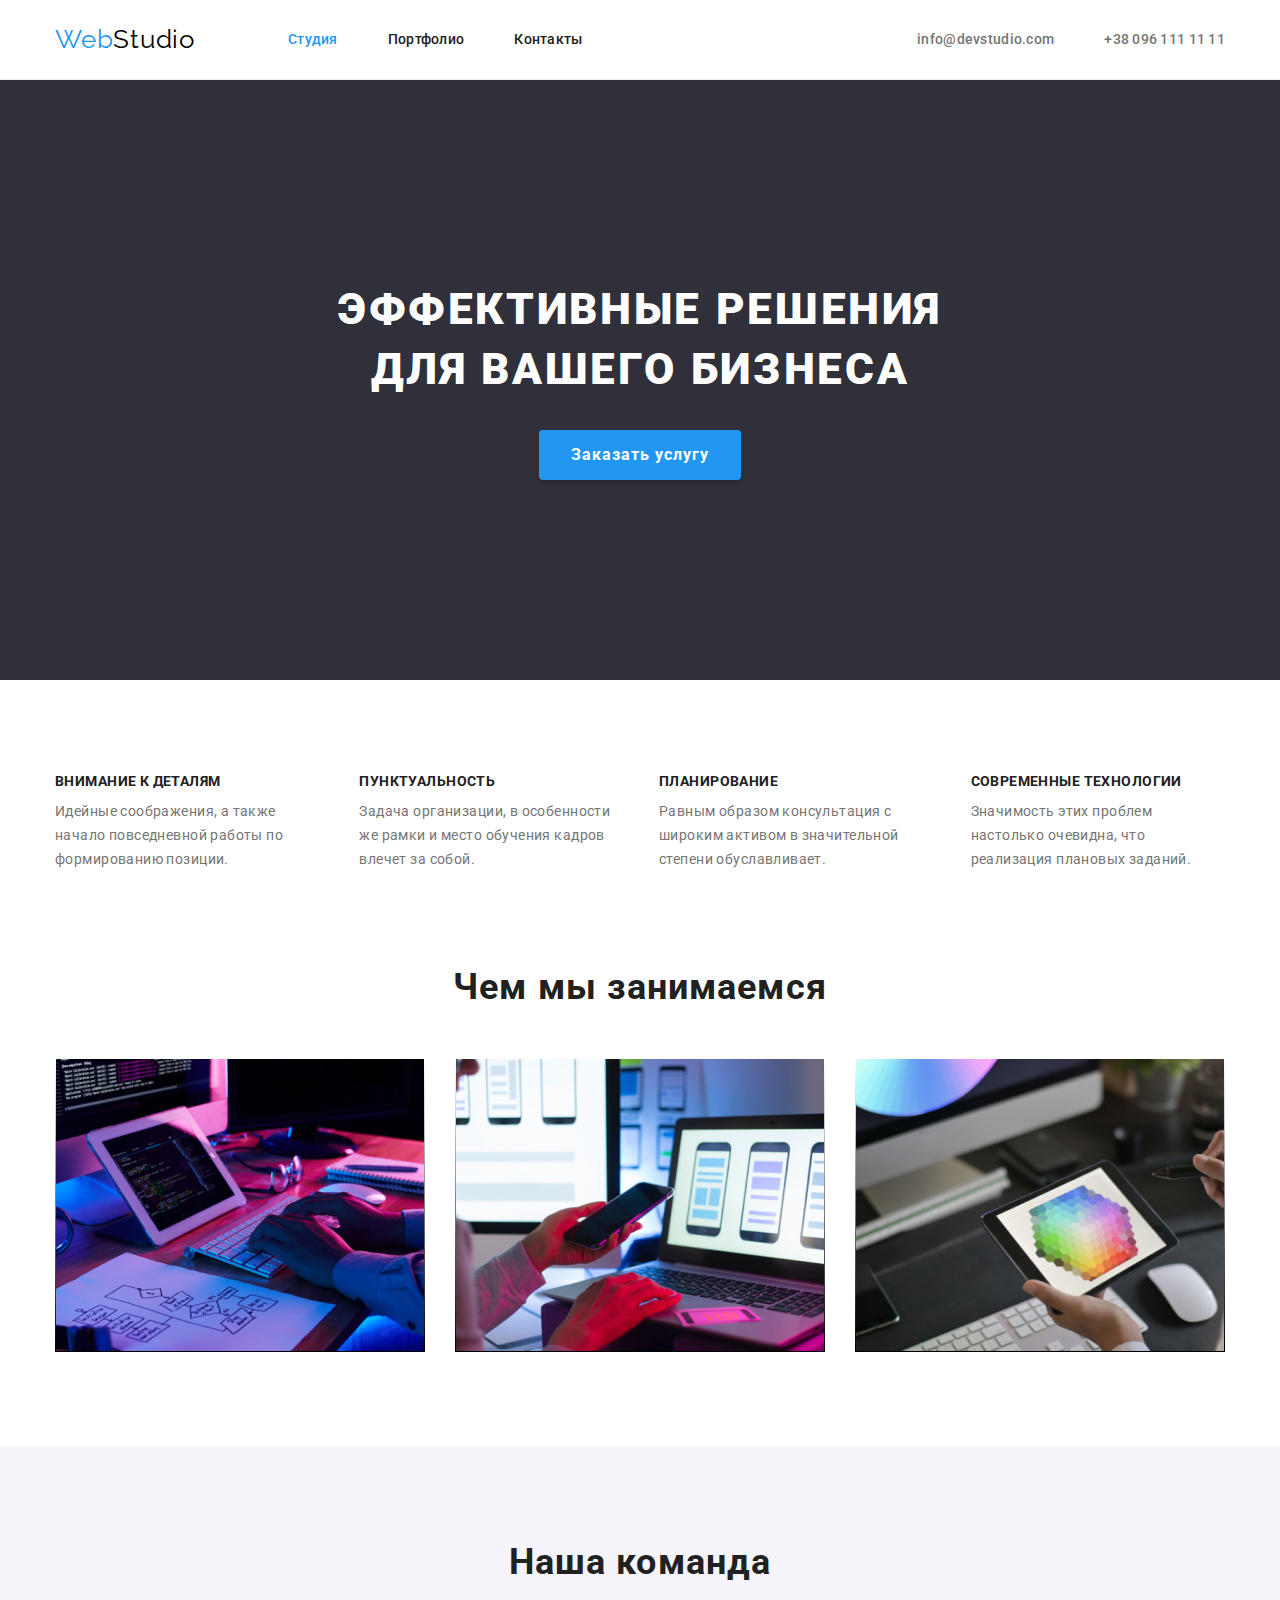
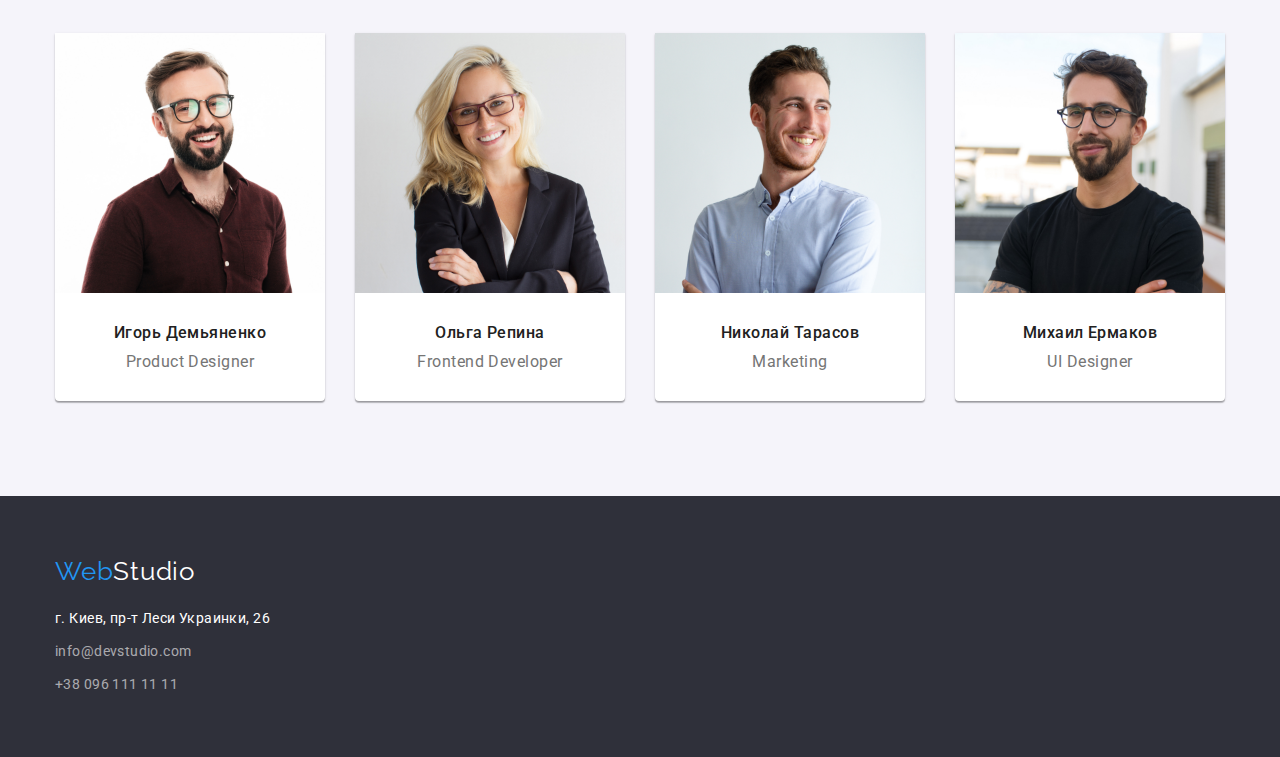
<file: index.html>
<!DOCTYPE html>
<html lang="ru">

<head>
    <meta charset="UTF-8">
    <meta name="viewport" content="width=device-width, initial-scale=1.0">
    <title>Студия</title>  
    <link rel="stylesheet" href="https://cdnjs.cloudflare.com/ajax/libs/modern-normalize/1.0.0/modern-normalize.css">
    <link rel="preconnect" href="https://fonts.gstatic.com"> 
    <link href="https://fonts.googleapis.com/css2?family=Raleway:wght@700&family=Roboto:wght@400;500;700;900&display=swap" rel="stylesheet">
    <link rel="stylesheet" href="./css/style.css">
</head>

<body>
    <header class="header">
        <div class="container">
            <nav class="navigation">
                <a class="logo" href="/"> <span class="logo-one">Web</span><span class="logo-two" >Studio</span></a>
                <ul class="navigation-list list">
                    <li class="navigation-list-item">
                        <a class="navigation-list-link link" href="#"> <span class="studio" >Студия</span>  </a>
                    </li>
                    <li class="navigation-list-item">
                        <a class="navigation-list-link link" href="./portfolio.html">Портфолио</a>
                    </li> 
                    <li class="navigation-list-item">
                        <a class="navigation-list-link link" href="">Контакты</a>
                    </li>   
                </ul>
            </nav>
            <ul class="contacts">
                <li><a class="mail-link link" href="mailto:info@devstudio.com">info@devstudio.com</a></li>
                <li><a class="tel-link link" href="tel:+380961111111">+38 096 111 11 11</a></li>
            </ul>
        </div>
    </header>
    <main>
        <!--HERO-->
        <section class="hero">
            <div class="container">
                <h1 class="hero-title">Эффективные решения для вашего бизнеса</h1>
                <button class="hero-button" type="button">Заказать услугу</button> 
            </div>
        </section>

        <!--BENEFITS-->
        <section class="benefits">
        <div class="container">
            <ul class="preference">
                <li class="preference-item">
                    <h4 class="benefits-title">Внимание к деталям</h4>
                    <p class="benefits-title-list">Идейные соображения, а также начало повседневной работы по формированию позиции.</p>
                </li>
                <li class="preference-item">
                    <h4 class="benefits-title">Пунктуальность</h4>
                    <p class="benefits-title-list">Задача организации, в особенности же рамки и место обучения кадров влечет за собой.</p>
                </li>
                <li class="preference-item">
                    <h4 class="benefits-title">Планирование</h4>
                    <p class="benefits-title-list">Равным образом консультация с широким активом в значительной степени обуславливает.</p>
                </li>
                <li class="preference-item">
                    <h4 class="benefits-title">Современные технологии</h4>
                    <p class="benefits-title-list">Значимость этих проблем настолько очевидна, что реализация плановых заданий.</p>
                </li>
            </ul>
        </div>
        </section>

        <!--ABOUT-US-->
        <section class="about">
            <div class="container">
                <h2 class="section-title">Чем мы занимаемся</h2>
                <ul class="section-list">
                    <li class="section-list-item"><img src="./images/about-us/about-us-1.jpg" alt="написание кода" height="294" width="370"></li>
                    <li class="section-list-item"><img src="./images/about-us/about-us-3.jpg" alt="дизайн на телефоне" height="294" width="370"></li>
                    <li class="section-list-item"><img src="./images/about-us/about-us-2.jpg" alt="градиент" height="294" width="370"></li>
                </ul>
            </div>
        </section>

        <!--OUR-TEAM-->
        <section class="our-team" >
            <div class="container">
                <h3 class="section-title">Наша команда</h3>
                <ul class="team-list"> 
                    <li class="team-item">
                        <img src="./images/team/team-img1.jpg" alt="продукт дизайнер" height="260" width="270">
                        <div class="team-item-content"> 
                            <h4 class="team-name">Игорь Демьяненко</h4>
                            <p class="team-profession">Product Designer</p>
                        </div>
                    </li>
                    <li class="team-item">
                        <img src="./images/team/team-img2.jpg" alt="разработчик" height="260" width="270">
                        <div class="team-item-content"> 
                            <h4 class="team-name"> Ольга Репина</h4>
                            <p class="team-profession">Frontend Developer</p>
                        </div>
                    </li>
                    <li class="team-item">
                        <img src="./images/team/team-img3.jpg" alt="маркетолог" height="260" width="270">
                        <div class="team-item-content"> 
                            <h4 class="team-name">Николай Тарасов</h4>
                            <p class="team-profession">Marketing</p>
                        </div>
                    </li>
                    <li class="team-item">
                        <img src="./images/team/team-img4.jpg" alt="дизайнер" height="260" width="270">
                        <div class="team-item-content"> 
                            <h4 class="team-name">Михаил Ермаков</h4>
                            <p class="team-profession">UI Designer</p>
                        </div>
                    </li>
                </ul>
            </div>
        </section>
    </main>
    <footer class="contact">
        <div class="container">
            <a class="logo" href="/"> <span class="logo-one">Web</span><span class="logo-two-footer" >Studio</span></a>
            <address class="contact-footer">
                <ul class="contact-footer-list">
                    <li class="contact-footer-list-item">
                        <a class="contact-adress" href="https://goo.gl/maps/8Z3FRxRc7HxKLj288" target="_blank">г. Киев, пр-т Леси Украинки, 26</a>
                    </li>
                    <li class="contact-footer-list-item">
                        <a class="contact-mail" href="mailto:info@devstudio.com">info@devstudio.com</a>
                    </li>
                    <li class="contact-footer-list-item">
                        <a class="contact-phone" href="tel:+380961111111">+38 096 111 11 11</a>
                    </li>
            </div>
            </ul>
        </address>    
    </footer>   
</body>

</html>
</file>
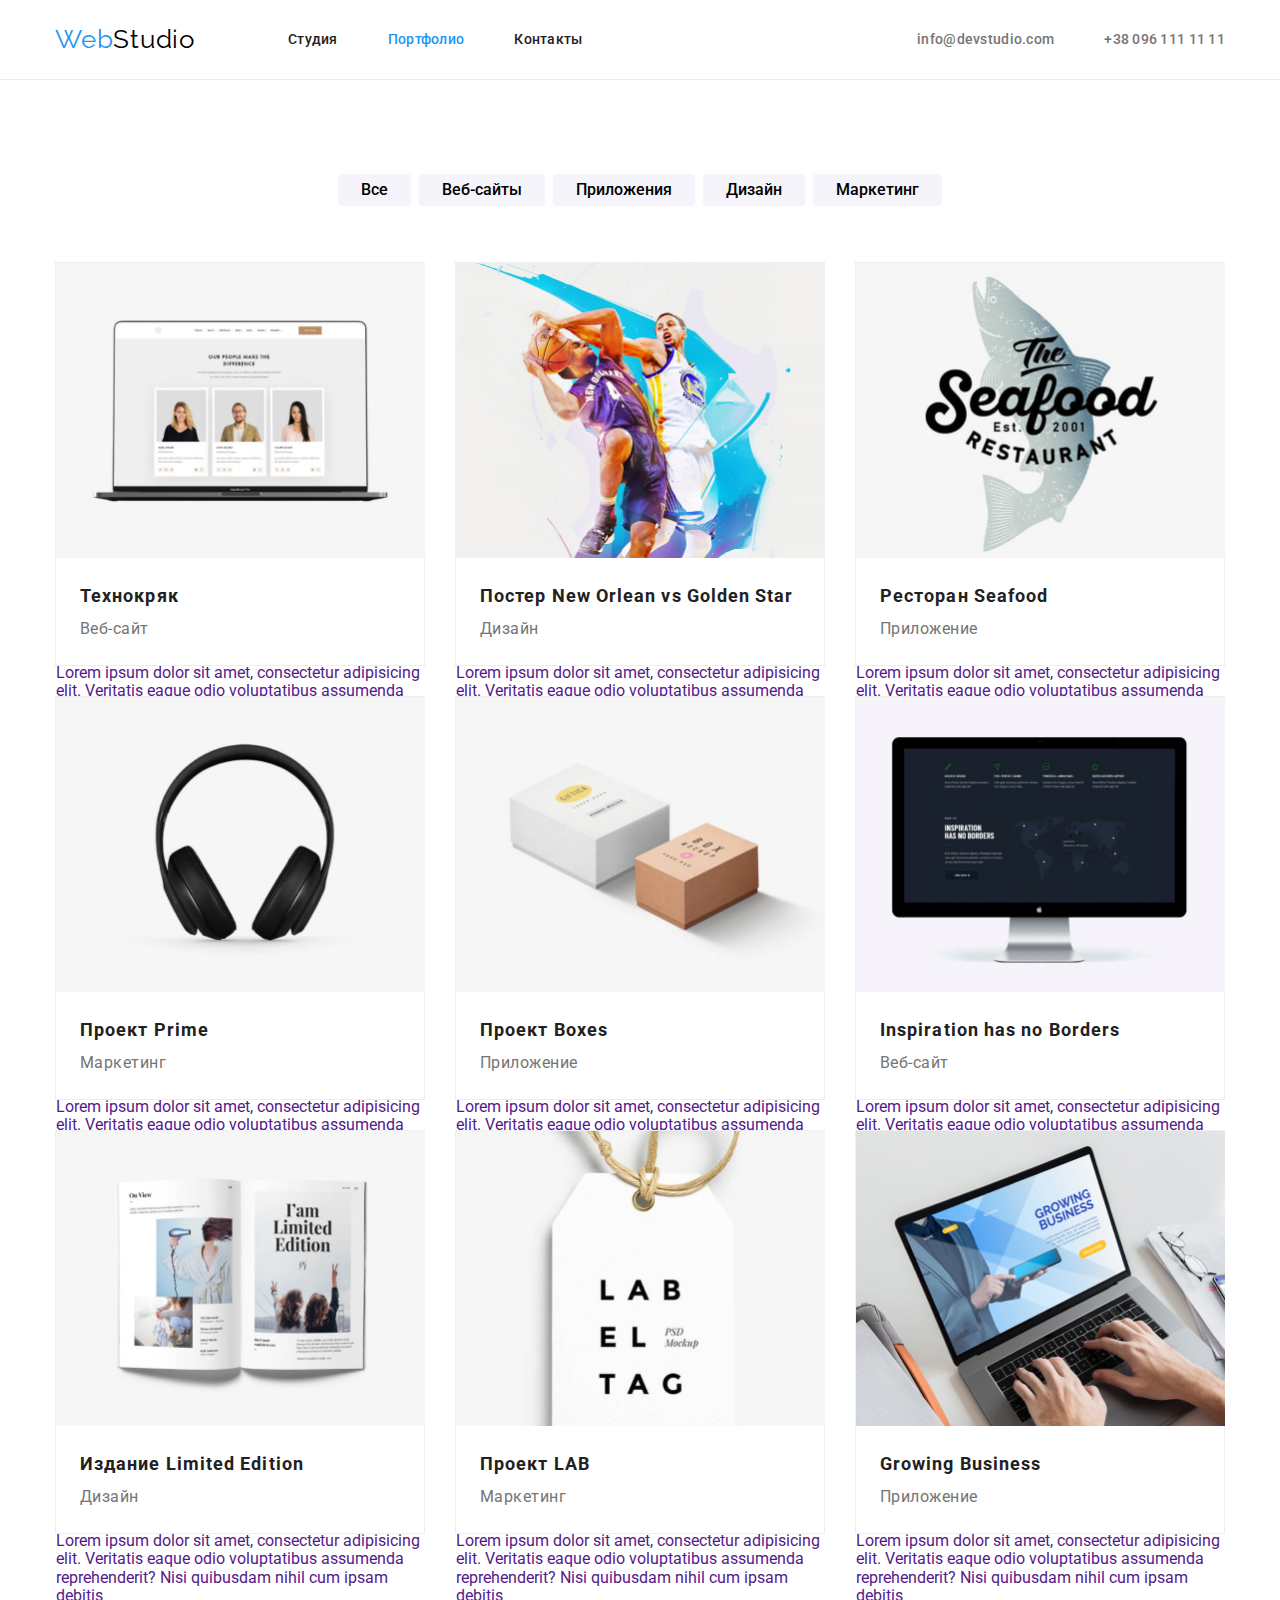
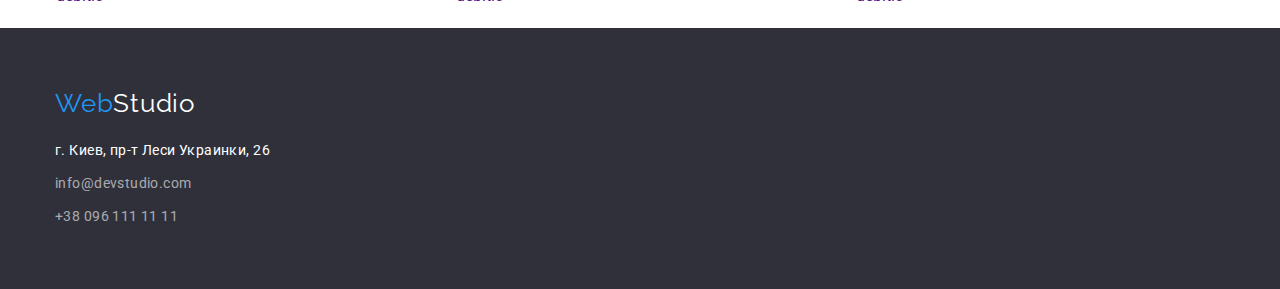
<file: portfolio.html>
<!DOCTYPE html>
<html lang="ru">
<head>
    <meta charset="UTF-8">
    <meta name="viewport" content="width=device-width, initial-scale=1.0">
    <title>Портфолио</title>
    <link rel="stylesheet" href="https://cdnjs.cloudflare.com/ajax/libs/modern-normalize/1.0.0/modern-normalize.css">
    <link rel="preconnect" href="https://fonts.gstatic.com"> 
    <link href="https://fonts.googleapis.com/css2?family=Raleway:wght@700&family=Roboto:wght@400;500;700;900&display=swap" rel="stylesheet">
    <link rel="stylesheet" href="./css/style.css">
</head>
<body>
    <header class="header">
        <div class="container">
            <nav class="navigation">
                <a class="logo" href="/"> <span class="logo-one">Web</span><span class="logo-two" >Studio</span></a>
                <ul class="navigation-list list">
                    <li class="navigation-list-item">
                        <a class="navigation-list-link link" href="./index.html"> <span>Студия</span>  </a>
                    </li>
                    <li class="navigation-list-item">
                        <a class="navigation-list-link link" href="#"> <span class="portfolio"> Портфолио</a> </span> 
                    </li> 
                    <li class="navigation-list-item">
                        <a class="navigation-list-link link" href="">Контакты</a>
                    </li>   
                </ul>
            </nav>
            <ul class="contacts">
                <li><a class="mail-link link" href="mailto:info@devstudio.com">info@devstudio.com</a></li>
                <li> <a class="tel-link link" href="tel:+380961111111">+38 096 111 11 11</a></li>
            </ul>
        </div>
    </header>
    <main>
        <!--FILTER-->
        <section class="filter">
            <div class="container">
                <ul class="filter-content">
                        <li class="filter-list">
                            <button class="filter-list-item" type="button">Все</button> 
                        </li>
                        <li class="filter-list">
                            <button class="filter-list-item" type="button">Веб-сайты</button> 
                        </li>
                        <li class="filter-list">
                            <button class="filter-list-item" type="button">Приложения</button> 
                        </li>
                        <li class="filter-list">
                            <button class="filter-list-item" type="button">Дизайн</button> 
                        </li>
                        <li class="filter-list">
                            <button class="filter-list-item" type="button">Маркетинг</button>
                        </li>
                </ul>
           
            <!--PROJECTS-->
            <!-- <h1></h1> -->
                <ul class="projects">
                    <li class="projects-list">  
                        <a href=""> 
                            <img src="./images/projects-images/projects-img1.jpg" alt="project-1" height="295" width="369">
                            <div class="projects-list-box"> <h2 class="projects-list-name">Технокряк</h1>
                            <p class="projects-list-item">Веб-сайт</p> </div>
                            <p>Lorem ipsum dolor sit amet, consectetur adipisicing elit. Veritatis eaque odio voluptatibus assumenda reprehenderit? Nisi quibusdam nihil cum ipsam debitis</p>
                        </a>
                    </li>
                    <li class="projects-list">
                        <a href="">
                            <img src="./images/projects-images/projects-img2.jpg" alt="project-2" height="295" width="369">
                            <div class="projects-list-box"> <h2 class="projects-list-name" lang="en">Постер New Orlean vs Golden Star</h1>
                            <p class="projects-list-item">Дизайн</p> </div>
                            <p>Lorem ipsum dolor sit amet, consectetur adipisicing elit. Veritatis eaque odio voluptatibus assumenda reprehenderit? Nisi quibusdam nihil cum ipsam debitis</p>
                        </a>
                    </li>
                    <li class="projects-list">
                        <a href="">
                            <img src="./images/projects-images/projects-img3.jpg" alt="project-3" height="295" width="369">
                            <div class="projects-list-box"> <h2 class="projects-list-name" lang="en">Ресторан Seafood</h1>
                            <p class="projects-list-item">Приложение</p></div>
                            <p>Lorem ipsum dolor sit amet, consectetur adipisicing elit. Veritatis eaque odio voluptatibus assumenda reprehenderit? Nisi quibusdam nihil cum ipsam debitis</p>
                        </a>
                    </li>
                    <li class="projects-list">
                        <a href="">
                            <img src="./images/projects-images/projects-img4.jpg" alt="project-4" height="295" width="369">
                            <div class="projects-list-box"><h2 class="projects-list-name">Проект Prime</h1>
                            <p class="projects-list-item">Маркетинг</p></div>
                            <p>Lorem ipsum dolor sit amet, consectetur adipisicing elit. Veritatis eaque odio voluptatibus assumenda reprehenderit? Nisi quibusdam nihil cum ipsam debitis</p>
                        </a>
                    </li>
                    <li class="projects-list">
                        <a href="">
                            <img src="./images/projects-images/projects-img5.jpg" alt="project-5" height="295" width="369">
                            <div class="projects-list-box"><h2 class="projects-list-name" lang="en">Проект Boxes</h1>
                            <p class="projects-list-item">Приложение</p></div>
                            <p>Lorem ipsum dolor sit amet, consectetur adipisicing elit. Veritatis eaque odio voluptatibus assumenda reprehenderit? Nisi quibusdam nihil cum ipsam debitis</p>
                        </a>
                    </li>
                    <li class="projects-list">
                        <a href="">
                            <img src="./images/projects-images/projects-img6.jpg" alt="project-6" height="295" width="369">
                            <div class="projects-list-box"><h2 class="projects-list-name" lang="en">Inspiration has no Borders</h1>
                            <p class="projects-list-item">Веб-сайт</p></div>
                            <p>Lorem ipsum dolor sit amet, consectetur adipisicing elit. Veritatis eaque odio voluptatibus assumenda reprehenderit? Nisi quibusdam nihil cum ipsam debitis</p>
                        </a>
                    </li>
                    <li class="projects-list">
                        <a href="">
                            <img src="./images/projects-images/projects-img7.jpg" alt="project-7" height="295" width="369">
                            <div class="projects-list-box"><h2 class="projects-list-name" lang="en">Издание Limited Edition</h1>
                            <p class="projects-list-item">Дизайн</p></div>
                            <p>Lorem ipsum dolor sit amet, consectetur adipisicing elit. Veritatis eaque odio voluptatibus assumenda reprehenderit? Nisi quibusdam nihil cum ipsam debitis</p>
                        </a>
                    </li>
                    <li class="projects-list">
                        <a href="">
                            <img src="./images/projects-images/projects-img8.jpg" alt="project-8" height="295" width="369">
                            <div class="projects-list-box"><h2 class="projects-list-name" lang="en">Проект LAB</h1>
                            <p class="projects-list-item">Маркетинг</p> </div>
                            <p>Lorem ipsum dolor sit amet, consectetur adipisicing elit. Veritatis eaque odio voluptatibus assumenda reprehenderit? Nisi quibusdam nihil cum ipsam debitis</p>
                        </a>
                    </li>
                    <li class="projects-list">
                        <a href="">
                            <img src="./images/projects-images/projects-img9.jpg" alt="project-9" height="295" width="369">
                            <div class="projects-list-box"> <h2 class="projects-list-name" lang="en">Growing Business</h1>
                            <p class="projects-list-item">Приложение</p> </div>
                            <p>Lorem ipsum dolor sit amet, consectetur adipisicing elit. Veritatis eaque odio voluptatibus assumenda reprehenderit? Nisi quibusdam nihil cum ipsam debitis</p>
                        </a>
                    </li>
                </ul>
        </div>
        </section>
    </main>
    <footer class="contact">
        <div class="container">
            <a class="logo" href="/"> <span class="logo-one">Web</span><span class="logo-two-footer" >Studio</span></a>
            <address class="contact-footer">
                <ul class="contact-footer-list">
                    <li class="contact-footer-list-item">
                        <a class="contact-adress" href="https://goo.gl/maps/8Z3FRxRc7HxKLj288" target="_blank">г. Киев, пр-т Леси Украинки, 26</a>
                    </li>
                    <li class="contact-footer-list-item">
                        <a class="contact-mail" href="mailto:info@devstudio.com">info@devstudio.com</a>
                    </li>
                    <li class="contact-footer-list-item">
                        <a class="contact-phone" href="tel:+380961111111">+38 096 111 11 11</a>
                    </li>
            </div>
            </ul>
        </address>    
    </footer>   
</body>
</html>
</file>
<file: css/style.css>
/* *,
*::before,
*::after {
    box-sizing: border-box;
} */


body {
    font-family: Roboto;
    background-color: #ffffff;
    color: #757575;
}

ul {
    list-style: none;
    padding: 0;
    /* margin: 0; */
}

button {
    font-family: inherit;
}

/* сброс */

.container {
    width: 1200px; 
    margin: 0 auto;
    padding-left: 15px;
    padding-right: 15px;
}

h1,
h2,
h3,
h4,
h5,
h6,
p {
    margin: 0;
}

ul,
ol {
    margin: 0;
}

img {
    display: block;
}

/* второй цвет фона #F5F4FA */
/* третий цвет фона темный #2F303A */

/* Logo */

 .logo {
    font-family: Raleway; 
    font-size: 26px;
    line-height: 1.19;
    letter-spacing: 0.03em;
    text-decoration: none;
    margin-right: 93px;
}  

.logo-one {
color: #2196F3;
}

.logo-two {
color: #000000;
}

.logo-two-footer {
    color: #ffffff;
}
/* header */
.header {
    padding-top: 24px;
    padding-bottom: 24px;
    border-bottom: 1px solid #ECECEC;
}

.header .container {
    display: flex;
    align-items: center;
    justify-content: space-between;
}
.navigation {
    display: flex;
    align-items: center;
}

.navigation-list {
    display: flex;
    align-items: center;
}


.contacts {
    display: flex;
    align-items: center;
    /* margin-left: auto; */
    justify-content: flex-end;
    width: 1200px;
}

.navigation-list-item:not(:last-child) {
    margin-right: 50px;
}

.mail-link {
    margin-right: 50px;
}

/* navigation */
.navigation-list-link {
    color: #212121;
    font-weight: 500;
    font-size: 14px;
    line-height: 1.14;
    letter-spacing: 0.02em;
    text-decoration: none;
}

.navigation-list-link:hover,
.navigation-list-link:focus {
    color: #2196F3;
}

.contacts .link {
    color: #757575;
    font-weight: 500;
    font-size: 14px;
    line-height: 1.14;
    letter-spacing: 0.02em;
    text-decoration: none;
}

.contacts .link:hover,
.contacts .link:focus {
    color: #2196F3;
}

.studio {
    color: #2196F3;
    text-decoration: none;
}

/* main */

.hero {
    color: #ffffff;
    height: 600px;
    background-color: #2F303A;
    padding-top: 200px;
    padding-bottom: 280px;
    }

.hero .container {
    display: flex;
    flex-direction: column;
    align-items: center;
}


.hero-title {
    font-weight: 900;
    font-size: 44px;
    line-height: 1.36;
    text-align: center;
    letter-spacing: 0.06em;
    text-transform: uppercase;
    width: 696px;
    height: 120px;
    margin-bottom: 30px;
}

.hero-button {
    color: #ffffff;
    background-color: #2196F3;
    font-weight: 700;
    font-size: 16px;
    line-height: 1.88;
    text-align: center;
    letter-spacing: 0.06em;
    min-width: 200px;
    height: 50px;
    box-shadow: 0px 4px 4px rgba(0, 0, 0, 0.15);
    border-radius: 4px;
    border: none;
    padding: 10px 32px;
    align-items: center;
}



/* benefits */

.benefits {
    margin-top: 94px;
    margin-bottom: 94px;
}

.preference {
    display: flex;
    justify-content: space-between;
}

.preference-item:not(:last-child) {
    margin-right: 30px;
}

.benefits-title {
    color: #212121;
    font-weight: 700;
    font-size: 14px;
    line-height: 1.14;
    letter-spacing: 0.03em;
    text-transform: uppercase;
    margin-bottom: 10px;
}

.benefits-title-list {
    font-weight: 400;
    font-size: 14px;
    line-height: 1.71;
    letter-spacing: 0.03em; 
}

/* abou us */

.about .container {
    display: block;
    margin-top: 94px;
    margin-bottom: 94px;
    align-items: center;
}
.section-list {
    display: flex;
    justify-content: space-between;
}

.section-list-item:not(:last-child) {
    margin-right: 30px;
}

.section-title {
    color: #212121;
    font-weight: 700;
    font-size: 36px;
    line-height: 1.17;
    text-align: center;
    letter-spacing: 0.03em;
}
.section-title {
    margin-bottom: 50px;
    text-align: center;
}

 /* our-team */
.our-team .container {
    display: block;
}

.team-list {
    display: flex;
    justify-content: space-between;
}

.team-item-content {
    padding-top: 30px;
    padding-bottom: 30px;
    text-align: center;
}
.team-name {
    margin-bottom: 10px;
}
.team-item:not(:last-child) {
    margin-right: 30px;
}

 .our-team {
    background: #F5F4FA;
    padding-top: 95px;
    padding-bottom: 95px;
 }

 .team-item {
    background: #FFFFFF;
    width: 270px;
    height: 368px;
    box-shadow: 0px 1px 3px rgba(0, 0, 0, 0.12), 0px 1px 1px rgba(0, 0, 0, 0.14), 0px 2px 1px rgba(0, 0, 0, 0.2);
    border-radius: 0px 0px 4px 4px;
 }

.team-name {
    color: #212121;
    font-weight: 500;
    font-size: 16px;
    line-height: 1.19;
    text-align: center;
    letter-spacing: 0.03em; 
}

.team-profession {
    font-weight: 400;
    font-size: 16px;
    line-height: 1.19;
    text-align: center;
    letter-spacing: 0.03em;
}

/* footer */
.contact .container {
    display: block;
}

.contact-footer-list {
    margin-top: 20px;
    padding-left: 0;
}

.contact {
    background-color: #2F303A;
    padding-top: 60px;
    padding-bottom: 60px;
}
.contact-footer-list-item:not(:last-child) {
    margin-bottom: 9px;
}
.contact-footer-list-item {
    font-weight: 400;
    font-size: 14px;
    line-height: 1.71;
    letter-spacing: 0.03em;
    font-style: normal;
}

.contact-adress {
color: #FFFFFF;
text-decoration: none;
}

.contact-mail {
    color: rgba(255, 255, 255, 0.6);
    text-decoration: none;
}

.contact-phone {
    color: rgba(255, 255, 255, 0.6);
    text-decoration: none;
}

/* portfolio-filter */

.portfolio {
    color: #2196F3;
}

.filter-content {
    display: flex;
    justify-content: center;
    align-items:flex-start;
    height: 54px;
    margin-bottom: 34px;
}

.filter .container {
    margin-top: 94px;
    margin-bottom: 94px;
}

.filter-list {
    font-weight: 500;
    font-size: 16px;
    line-height: 1.63;
    letter-spacing: 0.03em;
    color: #212121;
}

.filter-list-item {
    font-weight: 500;
    font-size: 16px;
    line-height: 1,62;
    background-color: #F5F4FA;
    border-radius: 4px;
    padding: 6px 22px;
    border: 1px solid transparent;
}

.filter-list:not(:last-child) {
    margin-right: 8px;
}

.filter-list-item:hover,
.filter-list-item:focus {
    color: #F5F4FA;
    background-color: #2196F3;
}


/* portfolio-projects */

.projects {
    display: flex;
    flex-wrap: wrap;
    margin: -15px;
}

.projects-list {
    width: 370px;
    height: 404px;
    margin: 15px;
    background: #FFFFFF;
    border: 1px solid #EEEEEE;
    box-sizing: border-box;
}

a {
    text-decoration: none;
}

.projects-list-name {
    color: #212121;
    font-weight: 700;
    font-size: 18px;
    line-height: 2;
    letter-spacing: 0.06em;
}
.projects-list-box {
    padding: 20px 24px;
}

.projects-list-item {
    font-weight: 400;
    font-size: 16px;
    line-height: 1.88;
    letter-spacing: 0.03em;
    color: #757575;
}
</file>
